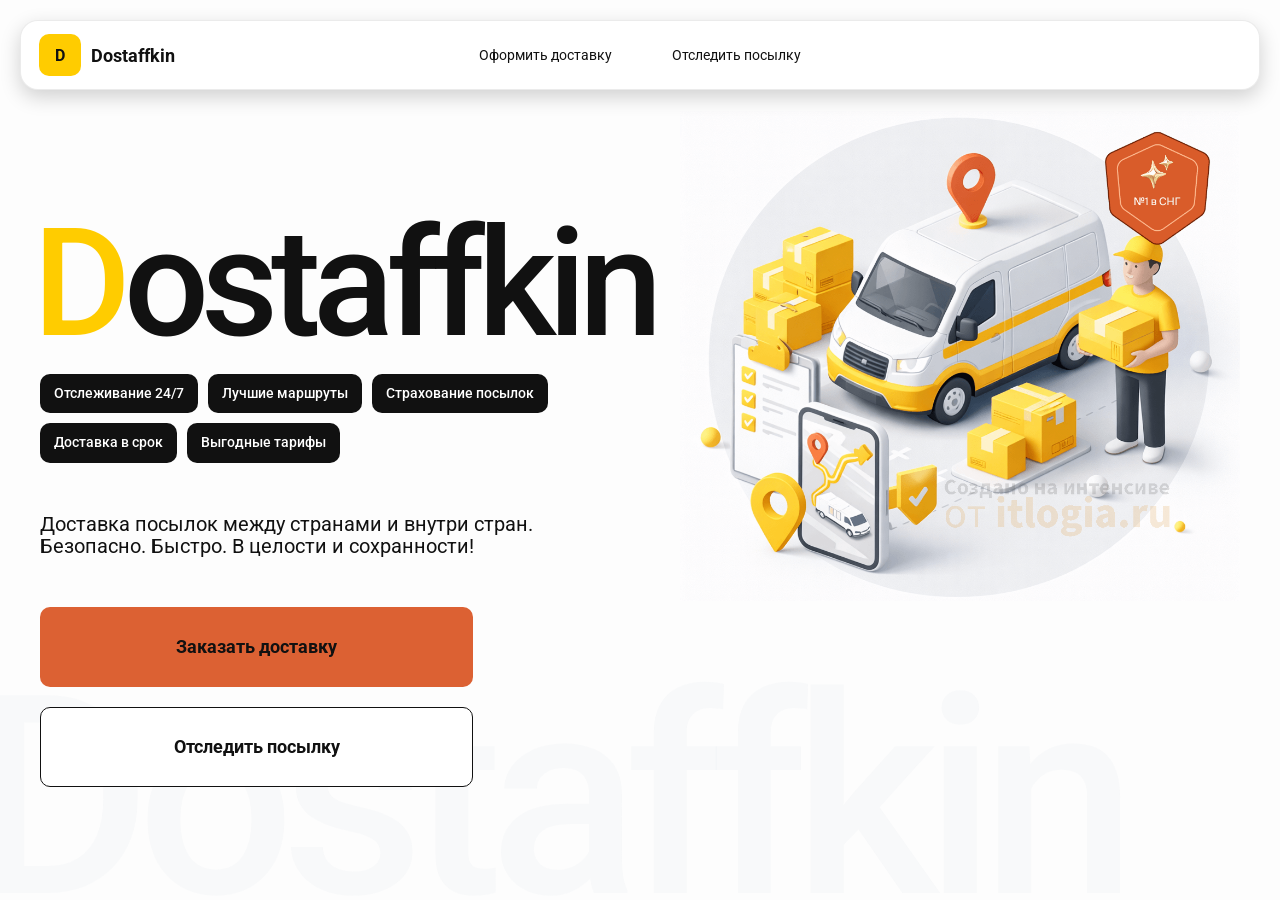
<file: index.html>
<!doctype html>
<html lang="ru">

<head>
    <meta charset="utf-8" />
    <meta name="viewport" content="width=device-width,initial-scale=1,maximum-scale=1,user-scalable=0" />
    <title>Dostaffkin — Доставка посылок между странами и внутри стран. Безопасно. Быстро. В целости и сохранности!
    </title>
    <link href="styles/base.css" rel="stylesheet" />
    <link href="styles/base_adaptive.css" rel="stylesheet" />
    <link href="styles/index.css" rel="stylesheet" />
    <link href="styles/index_adaptive.css" rel="stylesheet" />
</head>

<body>
    <div class="container">
        <header class="header">
            <a class="header-brand" href="#">
                <div class="header-logo">D</div>
                <div class="header-title">Dostaffkin</div>
            </a>
            <nav class="header-menu">
                <a class="header-link" href="./order.html">Оформить <span>доставку</span></a>
                <a class="header-link" href="./track.html">Отследить <span>посылку</span></a>
            </nav>
        </header>
        <main class="main">
            <section class="main-info">
                <div class="main-title">
                    <span>D</span>ostaffkin
                </div>
                <div class="main-features">
                    <div class="main-feature">Отслеживание 24/7</div>
                    <div class="main-feature">Лучшие маршруты</div>
                    <div class="main-feature">Страхование посылок</div>
                    <div class="main-feature">Доставка в срок</div>
                    <div class="main-feature">Выгодные тарифы</div>
                </div>
                <div class="main-description">
                    Доставка посылок между странами и внутри стран.
                    Безопасно. Быстро. В целости и сохранности!
                </div>
                <div class="main-actions">
                    <a class="button" type="button" href="./order.html">Заказать доставку</a>
                    <a class="button button-white" type="button" href="./track.html">Отследить посылку</a>
                </div>
                <div class="main-title-ghost">Dostaffkin</div>
            </section>
            <section class="main-image">
                    <img src="images/main-image.png" alt="Main image" />
            </section>
        </main>
    </div>
</body>

</html>
</file>
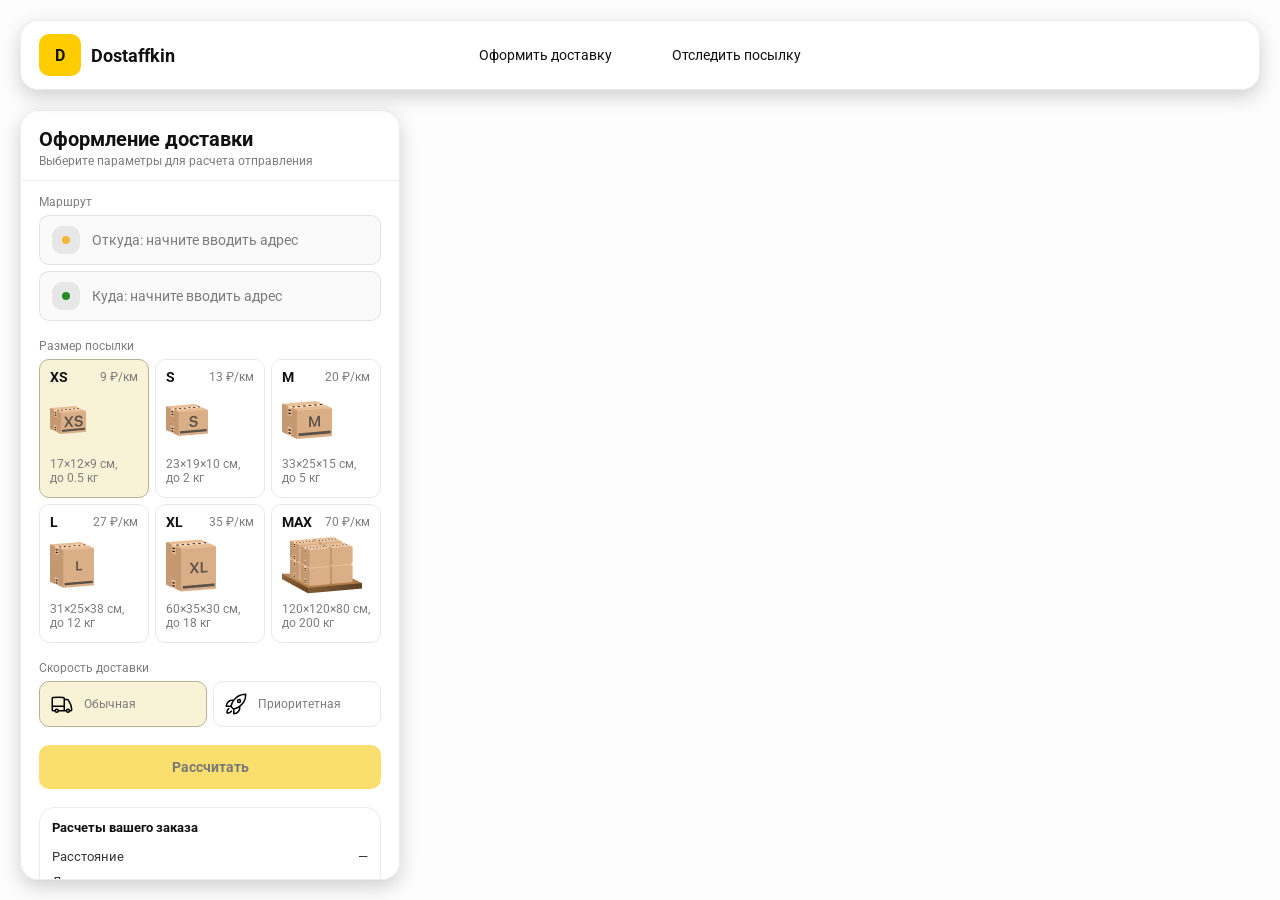
<file: order.html>
<!doctype html>
<html lang="ru">

<head>
    <meta charset="utf-8" />
    <meta name="viewport" content="width=device-width,initial-scale=1,maximum-scale=1,user-scalable=0" />
    <title>Оформление доставки</title>
    <link rel="stylesheet" href="styles/base.css" />
    <link rel="stylesheet" href="styles/base_adaptive.css" />
    <link rel="stylesheet" href="styles/order.css" />
    <link rel="stylesheet" href="styles/order_adaptive.css" />
    <script src="https://api-maps.yandex.ru/2.1/?lang=ru_RU&apikey=694b934d-bad5-478b-8956-1513d4968642&suggest_apikey=63ee68e4-80a7-4768-9696-e47d00338005" type="text/javascript"></script>
</head>

<body>
    <div id="map"></div>
    <header class="header">
        <a class="header-brand" href="./index.html">
            <div class="header-logo">D</div>
            <div class="header-title">Dostaffkin</div>
        </a>
        <nav class="header-menu">
            <a class="header-link" href="#">Оформить <span>доставку</span></a>
            <a class="header-link" href="./track.html">Отследить <span>посылку</span></a>
        </nav>
    </header>
    <aside class="main" id="sidebar">
        <div class="main-header">
            <div class="main-title">Оформление доставки</div>
            <div class="main-text">Выберите параметры для расчета отправления</div>
        </div>
        <div class="main-content">
            <div class="main-route">
                <div class="main-block-title">Маршрут</div>
                <div class="main-fields">
                    <div class="main-field" id="fromField">
                        <div class="main-pin"></div>
                        <input id="from" placeholder="Откуда: начните вводить адрес" autocomplete="off" />
                        <div class="main-ac" id="fromAc" role="listbox" aria-label="Подсказки адресов"></div>
                    </div>

                    <div class="main-field" id="toField">
                        <div class="main-pin"></div>
                        <input id="to" placeholder="Куда: начните вводить адрес" autocomplete="off" />
                        <div class="main-ac" id="toAc" role="listbox" aria-label="Подсказки адресов"></div>
                    </div>
                </div>
            </div>
            <div class="main-package">
                <div class="main-block-title">Размер посылки</div>

                <div class="main-sizes">
                    <div class="main-size-card is-active" data-value="xs">
                        <div class="main-size-top">
                            <div class="main-size-label">XS</div>
                            <div class="main-size-rate">9 ₽/км</div>
                        </div>
                        <div class="main-size-media">
                            <img src="images/sizes/xs.png" alt="Короб XS" />
                        </div>
                        <div class="main-size-description">17×12×9 см,<br>до 0.5 кг</div>
                    </div>

                    <div class="main-size-card" data-value="s">
                        <div class="main-size-top">
                            <div class="main-size-label">S</div>
                            <div class="main-size-rate">13 ₽/км</div>
                        </div>
                        <div class="main-size-media">
                            <img src="images/sizes/s.png" alt="Короб S" />
                        </div>
                        <div class="main-size-description">23×19×10 см,<br>до 2 кг</div>
                    </div>

                    <div class="main-size-card" data-value="m">
                        <div class="main-size-top">
                            <div class="main-size-label">M</div>
                            <div class="main-size-rate">20 ₽/км</div>
                        </div>
                        <div class="main-size-media">
                            <img src="images/sizes/m.png" alt="Короб M" />
                        </div>
                        <div class="main-size-description">33×25×15 см,<br>до 5 кг</div>
                    </div>

                    <div class="main-size-card" data-value="l">
                        <div class="main-size-top">
                            <div class="main-size-label">L</div>
                            <div class="main-size-rate">27 ₽/км</div>
                        </div>
                        <div class="main-size-media">
                            <img src="images/sizes/l.png" alt="Короб L" />
                        </div>
                        <div class="main-size-description">31×25×38 см,<br>до 12 кг</div>
                    </div>

                    <div class="main-size-card" data-value="xl">
                        <div class="main-size-top">
                            <div class="main-size-label">XL</div>
                            <div class="main-size-rate">35 ₽/км</div>
                        </div>
                        <div class="main-size-media">
                            <img src="images/sizes/xl.png" alt="Короб XL" />
                        </div>
                        <div class="main-size-description">60×35×30 см,<br>до 18 кг</div>
                    </div>

                    <div class="main-size-card" data-value="max">
                        <div class="main-size-top">
                            <div class="main-size-label">MAX</div>
                            <div class="main-size-rate">70 ₽/км</div>
                        </div>
                        <div class="main-size-media main-size-media-palleta">
                            <img src="images/sizes/max.png" alt="Паллета" />
                        </div>
                        <div class="main-size-description">120×120×80 см,<br>до 200 кг</div>
                    </div>
                </div>
            </div>
            <div class="main-speed">
                <div class="main-block-title">Скорость доставки</div>

                <div class="main-speeds">
                    <div class="main-speed-card is-active" data-value="regular">
                        <img class="main-speed-media" src="images/icons/regular.svg" alt="Regular" />
                        <div class="main-speed-description">Обычная</div>
                    </div>
                    <div class="main-speed-card" data-value="fast">
                        <img class="main-speed-media" src="images/icons/fast.svg" alt="Fast" />
                        <div class="main-speed-description">Приоритетная</div>
                    </div>

                </div>
            </div>
            <div class="main-calculate-block">
                <button id="calc" class="button calculate-button" type="button" disabled>Рассчитать</button>
            </div>
            <div class="main-result" id="result">
                <div class="main-result-title">Расчеты вашего заказа</div>
                <div class="main-result-lines">
                    <div class="main-result-line"><span>Расстояние</span><span id="distanceValue">—</span></div>
                    <div class="main-result-line"><span>Доставим через</span><span id="durationValue">—</span></div>
                    <div class="main-result-line"><span>Тариф</span><span id="rateValue">—</span></div>
                </div>
                <div class="main-price">
                    <div class="main-price-label">Итого</div>
                    <div class="main-price-value" id="totalValue">—</div>
                </div>
            </div>
            <div class="main-order-box">
                <div class="main-order-form" id="orderForm">
                    <div class="main-order-title">Оформление доставки</div>
                    <div class="main-block-info-row">
                        <div class="main-block-title">Контакты</div>
                        <div class="order-fields">
                            <div class="main-field">
                                <input id="customerName" placeholder="Ваше имя" autocomplete="off" />
                            </div>
                            <div class="main-field">
                                <input id="customerPhone" placeholder="Ваш телефон" autocomplete="off"
                                    inputmode="tel" />
                            </div>
                        </div>
                    </div>
                    <div class="main-block-info-row extra-info">
                        <div class="main-block-title">Дополнительная информация</div>
                        <div class="main-field textarea">
                            <textarea id="comment" placeholder="Детали доставки и комментарии"></textarea>
                        </div>
                    </div>
                    <button id="submit" class="button main-submit-request" type="button" disabled>Отправить
                        заявку
                    </button>
                </div>

                <div class="main-order-success" id="orderSuccess">
                    <div class="main-success-icon">✓</div>
                    <div class="main-success-title">Заявка отправлена!</div>
                    <div class="main-success-title">Номер отправления – <span id="orderId"></span></div>
                    <div class="main-success-subtitle">Мы скоро свяжемся с вами</div>
                </div>
            </div>
        </div>
    </aside>
    <script src="scripts/order.js"></script>
</body>

</html>
</file>
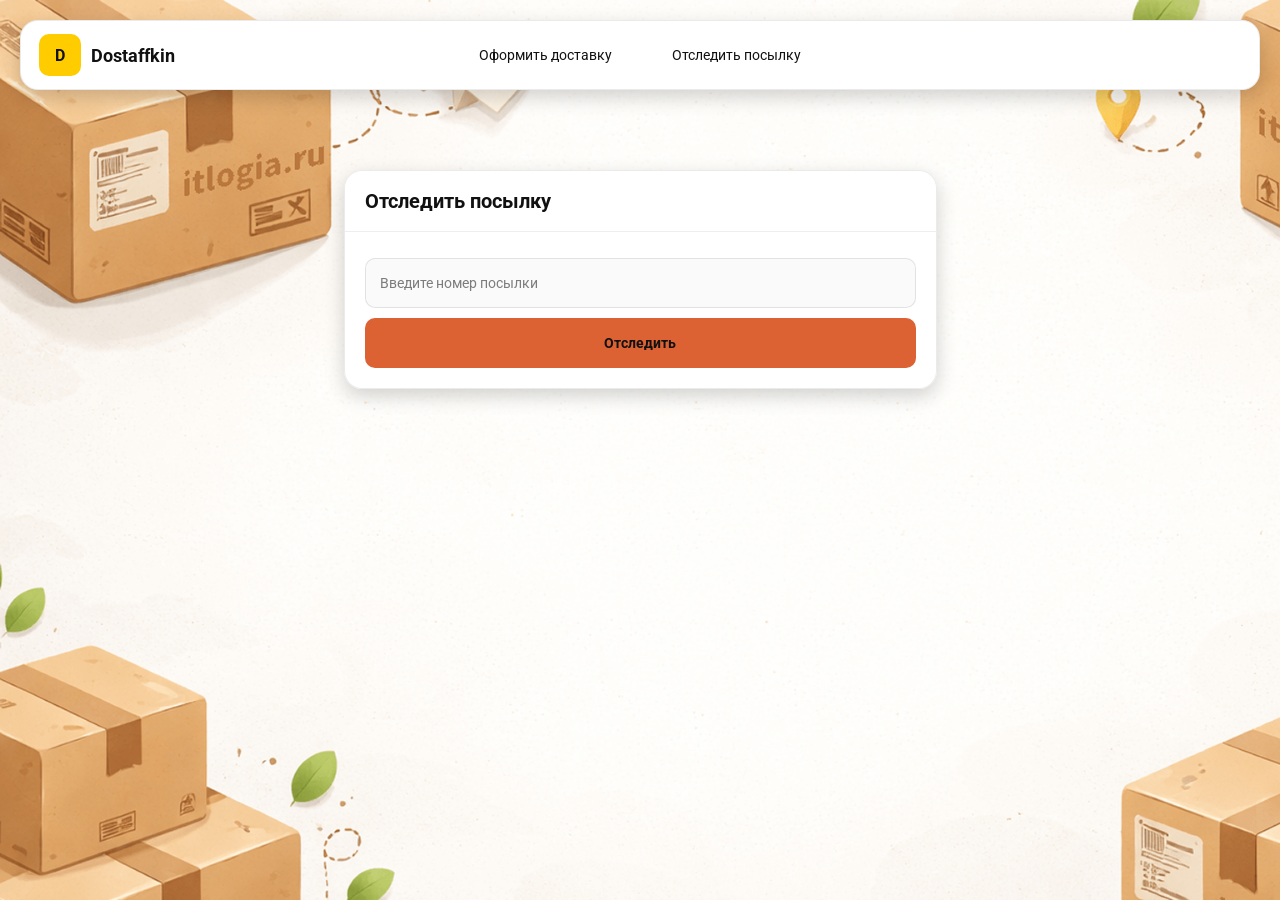
<file: track.html>
<!doctype html>
<html lang="ru">

<head>
    <meta charset="utf-8" />
    <meta name="viewport" content="width=device-width,initial-scale=1,maximum-scale=1,user-scalable=0" />
    <title>Отследить посылку</title>
    <link rel="stylesheet" href="styles/base.css" />
    <link rel="stylesheet" href="styles/base_adaptive.css" />
    <link rel="stylesheet" href="styles/track.css" />
    <link rel="stylesheet" href="styles/track_adaptive.css" />
</head>

<body>
    <div class="container">
        <header class="header">
            <a class="header-brand" href="./index.html">
                <div class="header-logo">D</div>
                <div class="header-title">Dostaffkin</div>
            </a>
            <nav class="header-menu">
                <a class="header-link" href="./order.html">Оформить <span>доставку</span></a>
                <a class="header-link" href="#">Отследить <span>посылку</span></a>
            </nav>
        </header>
        <main class="track-content">
            <section class="track-card track-search">
                <div class="track-title">Отследить посылку</div>
                <div class="track-action">
                    <div class="main-field track-field">
                        <input id="trackNumber" placeholder="Введите номер посылки" autocomplete="off" />
                    </div>
                    <button id="trackButton" class="button track-button" type="button">Отследить</button>
                </div>
            </section>
            <section class="track-card track-result" id="trackResult">
                <div class="track-result-header">
                    <div class="track-id" id="trackIdValue"></div>
                    <div class="track-routes">
                        <div class="track-route">
                            <div class="track-route-pin">
                                <svg xmlns="http://www.w3.org/2000/svg" fill="none" viewBox="0 0 24 24"
                                    stroke-width="1.5" stroke="orange" class="size-6">
                                    <path stroke-linecap="round" stroke-linejoin="round"
                                        d="M15 10.5a3 3 0 1 1-6 0 3 3 0 0 1 6 0Z" />
                                    <path stroke-linecap="round" stroke-linejoin="round"
                                        d="M19.5 10.5c0 7.142-7.5 11.25-7.5 11.25S4.5 17.642 4.5 10.5a7.5 7.5 0 1 1 15 0Z" />
                                </svg>
                            </div>
                            <div class="track-route-address" id="trackFromValue">
                                Откуда: Москва, улица Арбат, 1
                            </div>
                        </div>
                        <div class="track-route track-route-arrow">
                            <svg xmlns="http://www.w3.org/2000/svg" fill="none" viewBox="0 0 24 24" stroke-width="1.5"
                                stroke="currentColor" class="size-6">
                                <path stroke-linecap="round" stroke-linejoin="round"
                                    d="M19.5 13.5 12 21m0 0-7.5-7.5M12 21V3" />
                            </svg>
                        </div>
                        <div class="track-route">
                            <div class="track-route-pin">
                                <svg xmlns="http://www.w3.org/2000/svg" fill="none" viewBox="0 0 24 24"
                                    stroke-width="1.5" stroke="green" class="size-6">
                                    <path stroke-linecap="round" stroke-linejoin="round"
                                        d="M15 10.5a3 3 0 1 1-6 0 3 3 0 0 1 6 0Z" />
                                    <path stroke-linecap="round" stroke-linejoin="round"
                                        d="M19.5 10.5c0 7.142-7.5 11.25-7.5 11.25S4.5 17.642 4.5 10.5a7.5 7.5 0 1 1 15 0Z" />
                                </svg>
                            </div>
                            <div class="track-route-address" id="trackToValue">
                                Куда: Минск, проспект Независимости, 58
                            </div>
                        </div>
                    </div>
                </div>
                <div class="track-info">
                    <div class="track-status-title">Статус данной посылки:</div>
                    <div class="track-status-list" id="trackStatusList">


                        <div class="track-status created">
                            <img src="images/icons/created.svg" class="track-status-icon" alt="Created">
                            <div class="track-status-text">
                                <div class="track-status-text-state">Создан</div>
                                <div class="track-status-text-date">10.01.2026</div>
                            </div>
                        </div>

                        <div class="track-status in-way">
                            <img src="images/icons/in-way.svg" class="track-status-icon" alt="In way">
                            <div class="track-status-text">
                                <div class="track-status-text-state">В пути: Москва</div>
                                <div class="track-status-text-date">18.01.2026</div>
                            </div>
                        </div>

                        <div class="track-status ready">
                            <img src="images/icons/ready.svg" class="track-status-icon" alt="Ready">
                            <div class="track-status-text">
                                <div class="track-status-text-state">Готов к выдаче</div>
                                <div class="track-status-text-date">25.01.2026</div>
                            </div>
                        </div>

                        <div class="track-status done">
                            <img src="images/icons/done.svg" class="track-status-icon" alt="Done">
                            <div class="track-status-text">
                                <div class="track-status-text-state">Вручен</div>
                                <div class="track-status-text-date">27.01.2026</div>
                            </div>
                        </div>

                    </div>
                </div>
            </section>
        </main>
    </div>

    <script src="scripts/track.js"></script>
</body>

</html>
</file>
<file: styles/base.css>
*, *::before, *::after {
    box-sizing: border-box;
}

@font-face {
    font-family: "Roboto";
    src: url("../fonts/Roboto-Regular.ttf");
    font-weight: normal;
}

@font-face {
    font-family: "Roboto";
    src: url("../fonts/Roboto-Bold.ttf");
    font-weight: bold;
}

@font-face {
    font-family: "Roboto";
    src: url("../fonts/Roboto-Medium.ttf");
    font-weight: 500;
}

html, body {
    margin: 0;
    color: #111111;
    font-family: "Roboto", sans-serif;
}

body {
    background: #FDFDFD;
}

.container {
    overflow: hidden;
    min-height: 100vh;
}

.header {
    border-radius: 18px;
    box-shadow: 0 7px 20px 0 #0000002E;
    backdrop-filter: blur(10px);
    background: #ffffff;
    left: 20px;
    border: 1px solid rgba(0, 0, 0, 0.08);
    position: fixed;
    right: 20px;
    top: 20px;
    padding: 14px 18px;
    height: 70px;
    display: flex;
    align-items: center;
    z-index: 6;
}

.header-brand {
    display: flex;
    align-items: center;
    text-decoration: none;
    gap: 10px;
}

.header-logo {
    width: 42px;
    height: 42px;
    border-radius: 10px;
    background: #FFCC00;
    display: grid;
    place-items: center;
    font-weight: bold;
    color: #111;
}

.header-title {
    font-size: 18px;
    font-weight: bold;
    color: #111111;
    text-decoration: none;
}

.header-menu {
    display: flex;
    align-items: center;
    gap: 60px;
    margin: 0;
    position: absolute;
    left: 50%;
    transform: translateX(-50%);
}

.header-link {
    font-size: 14px;
    color: #111111;
    text-decoration: none;
}

.button {
    border: 0;
    outline: none;
    height: 44px;
    border-radius: 10px;
    font-size: 14px;
    font-weight: bold;
    cursor: pointer;
    font-family: inherit;
    transition: transform .08s ease, opacity .12s ease;
    background: #dc6133;
    color: #111111;
    text-align: center;
    text-decoration: none;
}

.button:hover {
    background-color: #E5BC19;
}

.button:disabled {
    cursor: not-allowed;
    background-color: #FADE6E;
    color: #787878;
    transform: none;
}

.button.button-white {
    background: #ffffff;
    border: 1px solid #111111;
}

.button.button-white:hover {
    background: rgb(241 241 241);
}

.main-field {
    display: flex;
    align-items: center;
    margin-top: 6px;
    gap: 10px;
    border: 1px solid #1111111A;
    background: #FAFAFA;
    border-radius: 10px;
    padding: 10px 12px;
    position: relative;
    box-sizing: border-box;
    height: 50px;
}

.main-field.textarea {
    height: auto;
}

.main-pin {
    width: 28px;
    height: 28px;
    border-radius: 10px;
    background: rgba(17, 17, 17, 0.08);
    display: grid;
    place-items: center;
    flex: 0 0 auto;
    position: relative;
}

.main-pin::before {
    content: "";
    width: 8px;
    height: 8px;
    border-radius: 999px;
    background: orange;
    opacity: .75;
    display: block;
}

.main-field:last-child .main-pin::before {
    background: green;
    opacity: .85;
}

input, textarea {
    width: 100%;
    border: 0;
    outline: none;
    background: transparent;
    font-size: 14px;
    color: #111111;
    font-family: inherit;
}

textarea {
    resize: vertical;
    min-height: 72px;
    padding: 2px 0;
}

input::placeholder, textarea::placeholder {
    color: #7C7C7C;
}

.main-field:focus-within {
    border-color: rgba(0, 0, 0, 0.20);
    box-shadow: 0 0 0 4px rgba(255, 204, 0, 0.35);
    background: rgba(255, 255, 255, 0.75);
}
</file>
<file: styles/base_adaptive.css>
@media (max-width: 767px) {
    .header {
        left: 10px;
        right: 10px;
        top: 10px;
    }

    .header-link span {
        display: none;
    }

    .header-menu {
        gap: 20px;
        justify-content: flex-start;
        margin: 0 0 0 30px;
        position: static;
        transform: none;
    }
}

@media (max-width: 420px) {
    .header-title {
        display: none;
    }
}

@media (max-width: 374px) {
    .header-menu {
        gap: 10px;
        margin: 0 0 0 10px;
    }
}
</file>
<file: styles/index.css>
.container {
    overflow: hidden;
    min-height: 100vh;
}

.main {
    padding: 111px 40px 40px;
    position: relative;
    display: flex;
}

.main-info {
    max-width: 840px;
    width: 100%;
    position: relative;
}

.main-title {
    margin-top: 98px;
    font-weight: 500;
    font-size: 200px;
    line-height: 1;
    letter-spacing: -0.05em;
    color: #111111;
    left: -15px;
    position: relative;
}

.main-title span {
    color: #ffcc00;
}

.main-features {
    margin-top: 15px;
    display: flex;
    flex-wrap: wrap;
    gap: 10px;
}

.main-feature {
    background: #111111;
    color: #ffffff;
    padding: 12px 14px;
    font-weight: 500;
    font-size: 14px;
    line-height: 1.1;
    border-radius: 10px;
}

.main-description {
    margin-top: 50px;
    max-width: 500px;
    font-size: 20px;
    line-height: 1.1;
    color: #111111;
}

.main-actions {
    margin-top: 50px;
    display: flex;
    flex-direction: column;
    gap: 20px;
}

.main-actions .button {
    height: 80px;
    width: 433px;
    font-size: 18px;
    font-weight: bold;
    place-items: center;
    display: grid;
}

.main-title-ghost {
    position: absolute;
    z-index: -1;
    left: -70px;
    bottom: -150px;
    font-weight: 500;
    font-size: 278px;
    line-height: 1;
    letter-spacing: -0.05em;
    color: #ECEDF04D;
}

.main-image {
    width: 1024px;
    top: 100px;
    z-index: -2;
}

.main-image img {
    width: 100%;
    max-width: 1024px;
    height: auto;
    display: block;
}
</file>
<file: styles/index_adaptive.css>
@media (max-width: 1760px) {
    .main-title {
        font-size: 150px;
        left: -7px;
    }

    .main-info {
        max-width: 640px;
    }
}

@media (max-width: 1200px) {
    .main-info {
        max-width: 540px;
    }

    .main {
        padding: 111px 20px 20px;
    }

    .main-title {
        font-size: 120px;
        left: -4px;
    }

    .main-title-ghost {
        font-size: 220px;
    }
}

@media (max-width: 1024px) {
    .main-title {
        margin-top: 30px;
    }

    .main {
        flex-direction: column-reverse;
    }

    .main-image {
        max-width: 350px;
        position: absolute;
        left: 370px;
        top: 370px;
    }

    .main-info {
        max-width: 100%;
    }

    .main-actions {
        gap: 10px;
    }

    .main-actions .button {
        height: 50px;
        font-size: 14px;
        width: auto;
        max-width: 300px;
    }

    .main-description {
        max-width: 350px;
    }
}

@media (max-width: 570px) {
    .main-title {
        font-size: 88px;
    }

    .main-description {
        max-width: 100%
    }

    .main-actions {
       width: 100%;
    }

    .main-actions .button {
        width: 100%;
        max-width: 100%
    }

    .main-image {
        max-width: 650px;
        position: absolute;
        left: 170px;
        top: 70px;
        opacity: 0.2;
    }
}

@media (max-width: 400px) {
    .main-title {
        font-size: 70px;
    }
}
</file>
<file: styles/order.css>
#map {
    position: fixed;
    inset: 0;
}

.main {
    border-radius: 18px;
    box-shadow: 0 7px 20px 0 #0000002E;
    backdrop-filter: blur(10px);
    background: rgba(255, 255, 255, 0.96);
    left: 20px;
    border: 1px solid rgba(0, 0, 0, 0.08);
    position: fixed;
    top: 110px;
    bottom: 20px;
    width: 380px;
    display: flex;
    flex-direction: column;
    overflow: hidden;
    z-index: 5;
}

.main-header {
    padding: 18px 18px 12px 18px;
    border-bottom: 1px solid rgba(0, 0, 0, 0.06);
    display: flex;
    flex-direction: column;
}

.main-title {
    font-size: 20px;
    line-height: 100%;
    font-weight: bold;
}

.main-text {
    font-size: 12px;
    margin-top: 5px;
    color: #7C7C7C;
}

.main-content {
    padding: 14px 18px 18px 18px;
    overflow: auto;
    scrollbar-width: none;
    display: flex;
    flex-direction: column;
    gap: 18px;
    flex: 1;
}

.main-block-title {
    font-size: 12px;
    color: #7C7C7C;
}

.main-route .main-block-title,
.main-package .main-block-title {
    margin-bottom: 6px;
}

.main-sizes {
    display: grid;
    gap: 6px;
    grid-template-columns: repeat(3, 1fr);
}

.main-size-card {
    border: 1px solid #E8E8E7;
    background: #FFFFFF;
    border-radius: 10px;
    padding: 10px;
    cursor: pointer;
    user-select: none;
    transition: transform .08s ease, border-color .12s ease, background .12s ease;
    min-height: 139px;
}

.main-size-card:hover {
    transform: translateY(-1px);
}

.main-size-card.is-active {
    background-color: #F8F2D6;
    border-color: #B7B196;
}

.main-size-top {
    display: flex;
    align-items: center;
    justify-content: space-between;
}

.main-size-label {
    font-weight: bold;
    font-size: 14px;
    color: #111111;
    line-height: 100%;
}

.main-size-rate {
    font-size: 12px;
    color: #7C7C7C;
    line-height: 100%;
}

.main-size-media {
    margin-top: 8px;
    height: 57px;
}

.main-size-description {
    margin-top: 8px;
    font-size: 12px;
    color: #7C7C7C;
    line-height: 1.2;
}

.calculate-button {
    width: 100%;
}

.main-result {
    border: 1px solid rgba(0, 0, 0, 0.08);
    background: rgba(255, 255, 255, 0.75);
    border-radius: 16px;
    padding: 12px;
    line-height: 1.25;
}

.main-result-title {
    font-weight: bold;
    font-size: 13px;
    color: #111111;
    margin-bottom: 13px;
}

.main-result-lines {
    gap: 8px;
    display: flex;
    flex-direction: column;
}

.main-result-line {
    font-size: 13px;
    color: rgba(17, 17, 17, 0.85);
    display: flex;
    justify-content: space-between;
}

.main-price {
    margin-top: 18px;
    padding-top: 10px;
    border-top: 1px dashed rgba(0, 0, 0, 0.12);
    display: flex;
    align-items: baseline;
    justify-content: space-between;
}

.main-price-label {
    font-size: 12px;
    color: rgba(17, 17, 17, 0.55);
}

.main-price-value {
    font-size: 20px;
    font-weight: bold;
    color: #111111;
    letter-spacing: -0.3px;
}

.main-order-box {
    background: #ffffff;
    border: 1px solid #E8E8E7;
    border-radius: 10px;
    padding: 12px;
}

.main-order-title {
    margin-bottom: 8px;
    font-weight: bold;
    font-size: 14px;
    color: #111111;
}

.main-block-info {
    display: flex;
    flex-direction: column;
    gap: 6px;
}

.order-fields {
    display: grid;
    grid-template-columns: 1fr 1fr;
    column-gap: 10px;
    margin-top: 6px;
}

.main-block-info-row.extra-info {
    display: block;
    margin-top: 13px;
}

.main-submit-request {
    width: 100%;
    margin-top: 6px;
}

.main-order-success {
    display: none;
    text-align: center;
    padding: 22px 12px;
    gap: 12px;
}

.main-order-success.is-visible {
    display: flex;
    flex-direction: column;
    align-items: center;
}

.main-success-icon {
    width: 56px;
    height: 56px;
    border-radius: 50%;
    background: #16a34a;
    color: #ffffff;
    display: grid;
    place-items: center;
    font-size: 30px;
}

.main-success-title {
    font-size: 14px;
    font-weight: bold;
    color: #111111;
}

.main-success-subtitle {
    font-size: 12px;
    color: rgba(17, 17, 17, 0.55);
    line-height: 1.3;
}

.main-speed .main-block-title {
    margin-bottom: 6px;
}

.main-speeds {
    display: grid;
    gap: 6px;
    grid-template-columns: repeat(2, 1fr);
}

.main-speed-card {
    border: 1px solid #E8E8E7;
    background: #FFFFFF;
    border-radius: 10px;
    padding: 10px;
    cursor: pointer;
    user-select: none;
    transition: transform .08s ease, border-color .12s ease, background .12s ease;
    display: flex;
    align-items: center;
    gap: 10px;
}

.main-speed-card:hover {
    transform: translateY(-1px);
}

.main-speed-card.is-active {
    background-color: #F8F2D6;
    border-color: #B7B196;
}

.main-speed-description {
    font-size: 12px;
    color: #7C7C7C;
    line-height: 1.2;
}
</file>
<file: styles/order_adaptive.css>
@media (max-width: 767px) {
    .main {
        left: 10px;
        right: 10px;
        top: 50%;
        bottom: 12px;
        width: auto;
        max-width: none;
    }
}

@media (max-width: 420px) {
    .main-sizes {
        grid-template-columns: repeat(2, 1fr);
    }
}
</file>
<file: styles/track.css>
.container {
    background: #F4F4F4 url("../images/track-bg.png");
    background-size: cover;
    min-height: 100vh;
    padding: 170px 0 50px 0;
}

.track-content {
    width: 593px;
    margin: 0 auto;
}

.track-card {
    width: 100%;
    border-radius: 18px;
    box-shadow: 0 7px 20px 0 #0000002E;
    backdrop-filter: blur(10px);
    background: rgba(255, 255, 255, 0.96);
    border: 1px solid rgba(0, 0, 0, 0.08);
}

.track-title {
    font-size: 20px;
    line-height: 100%;
    font-weight: bold;
    border-bottom: 1px solid #EEEEEE;
    padding: 20px;
}

.track-action {
    padding: 20px;
}

.track-button {
    width: 100%;
    height: 50px;
}

.track-field {
    margin-bottom: 10px;
}

.track-result {
    margin-top: 5px;
    display: none;
}

.track-result.is-visible {
    display: block;
}

.track-result-header {
    font-weight: bold;
    font-size: 14px;
    color: #111111;
    padding: 20px;
    border-bottom: 1px solid #EEEEEE;
}

.track-id {
    margin-bottom: 12px;
    font-size: 20px;
}

.track-routes {
    display: flex;
    flex-direction: column;
    gap: 10px;
    font-weight: normal;
}

.track-route {
    display: flex;
    align-items: center;
    gap: 10px;
}

.track-route-pin {
    width: 24px;
    height: 24px;
    flex-shrink: 0;
}

.track-route-arrow {
    padding: 15px 0;
    width: 24px;
    height: 24px;
}

.track-info {
    padding: 20px;
}

.track-status {
    display: flex;
    align-items: center;
    font-size: 12px;
    gap: 10px;
}

.track-status-title {
    font-size: 14px;
    color: #111111;
    margin-bottom: 20px;
}

.track-status-list {
    display: flex;
    flex-direction: column;
    gap: 15px;
}

.track-status-icon {
    width: 40px;
    height: 40px;
    border-radius: 50%;
    background: rgba(17, 17, 17, 0.08);
    display: grid;
    place-items: center;
    flex: 0 0 auto;
}

.track-status.created .track-status-icon {
    background-color: #F1CB00;
}

.track-status.in-way .track-status-icon {
    background-color: #F08A11;
}

.track-status.ready .track-status-icon {
    background-color: #A35D0A;
}

.track-status.done .track-status-icon {
    background-color: #37C93B;
}

.track-status-text {
    display: flex;
    align-items: center;
    justify-content: space-between;
    color: #111111;
    font-size: 12px;
    flex: 1;
}

.track-status-date {
    color: rgba(17, 17, 17, 0.55);
}
</file>
<file: styles/track_adaptive.css>
@media (max-width: 767px) {
    .container {
        padding: 130px 0 50px 0;
    }

    .track-content {
        width: 100%;
        padding-left: 10px;
        padding-right: 10px;
    }

    .track-result-header {
        padding: 20px;
    }
}
</file>
